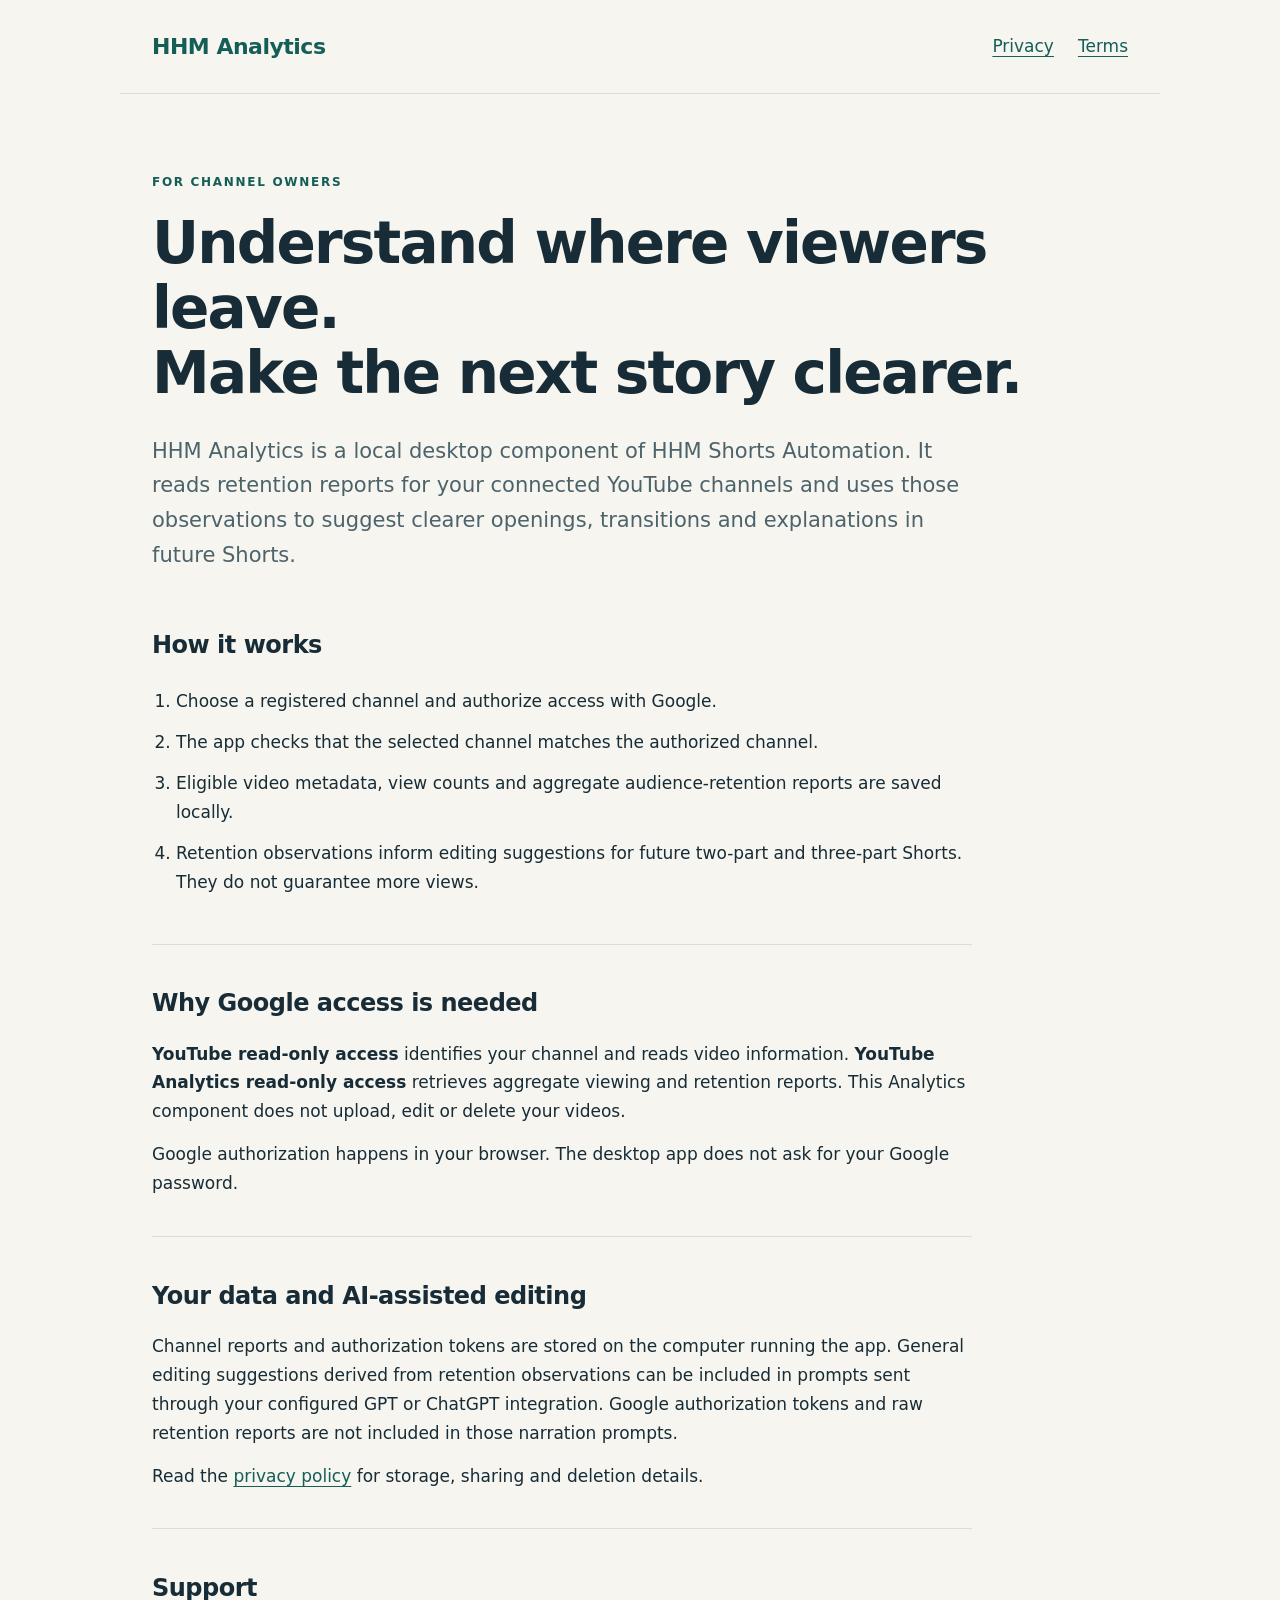
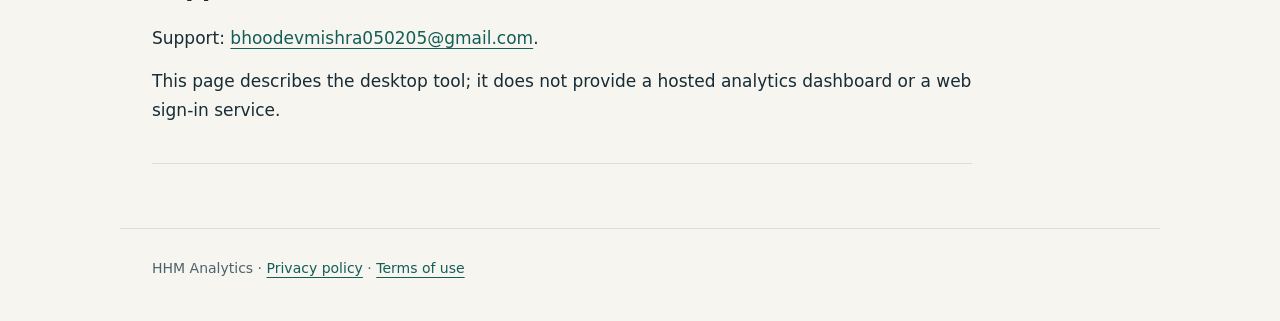
<file: index.html>
<!doctype html>
<html lang="en">
<head><meta charset="utf-8"><meta name="viewport" content="width=device-width,initial-scale=1"><title>HHM Analytics</title><meta name="description" content="A local desktop tool for understanding your own YouTube Shorts retention."><link rel="stylesheet" href="style.css"></head>
<body>
<header><a class="brand" href="index.html">HHM Analytics</a><nav aria-label="Main"><a href="privacy.html">Privacy</a><a href="terms.html">Terms</a></nav></header>
<main><p class="eyebrow">FOR CHANNEL OWNERS</p><h1>Understand where viewers leave.<br>Make the next story clearer.</h1><p class="lead">HHM Analytics is a local desktop component of HHM Shorts Automation. It reads retention reports for your connected YouTube channels and uses those observations to suggest clearer openings, transitions and explanations in future Shorts.</p>
<section><h2>How it works</h2><ol><li>Choose a registered channel and authorize access with Google.</li><li>The app checks that the selected channel matches the authorized channel.</li><li>Eligible video metadata, view counts and aggregate audience-retention reports are saved locally.</li><li>Retention observations inform editing suggestions for future two-part and three-part Shorts. They do not guarantee more views.</li></ol></section>
<section><h2>Why Google access is needed</h2><p><strong>YouTube read-only access</strong> identifies your channel and reads video information. <strong>YouTube Analytics read-only access</strong> retrieves aggregate viewing and retention reports. This Analytics component does not upload, edit or delete your videos.</p><p>Google authorization happens in your browser. The desktop app does not ask for your Google password.</p></section>
<section><h2>Your data and AI-assisted editing</h2><p>Channel reports and authorization tokens are stored on the computer running the app. General editing suggestions derived from retention observations can be included in prompts sent through your configured GPT or ChatGPT integration. Google authorization tokens and raw retention reports are not included in those narration prompts.</p><p>Read the <a href="privacy.html">privacy policy</a> for storage, sharing and deletion details.</p></section>
<section><h2>Support</h2><p class="contact">Support: <a href="mailto:bhoodevmishra050205@gmail.com">bhoodevmishra050205@gmail.com</a>.</p><p>This page describes the desktop tool; it does not provide a hosted analytics dashboard or a web sign-in service.</p></section></main>
<footer>HHM Analytics · <a href="privacy.html">Privacy policy</a> · <a href="terms.html">Terms of use</a></footer></body></html>
</file>
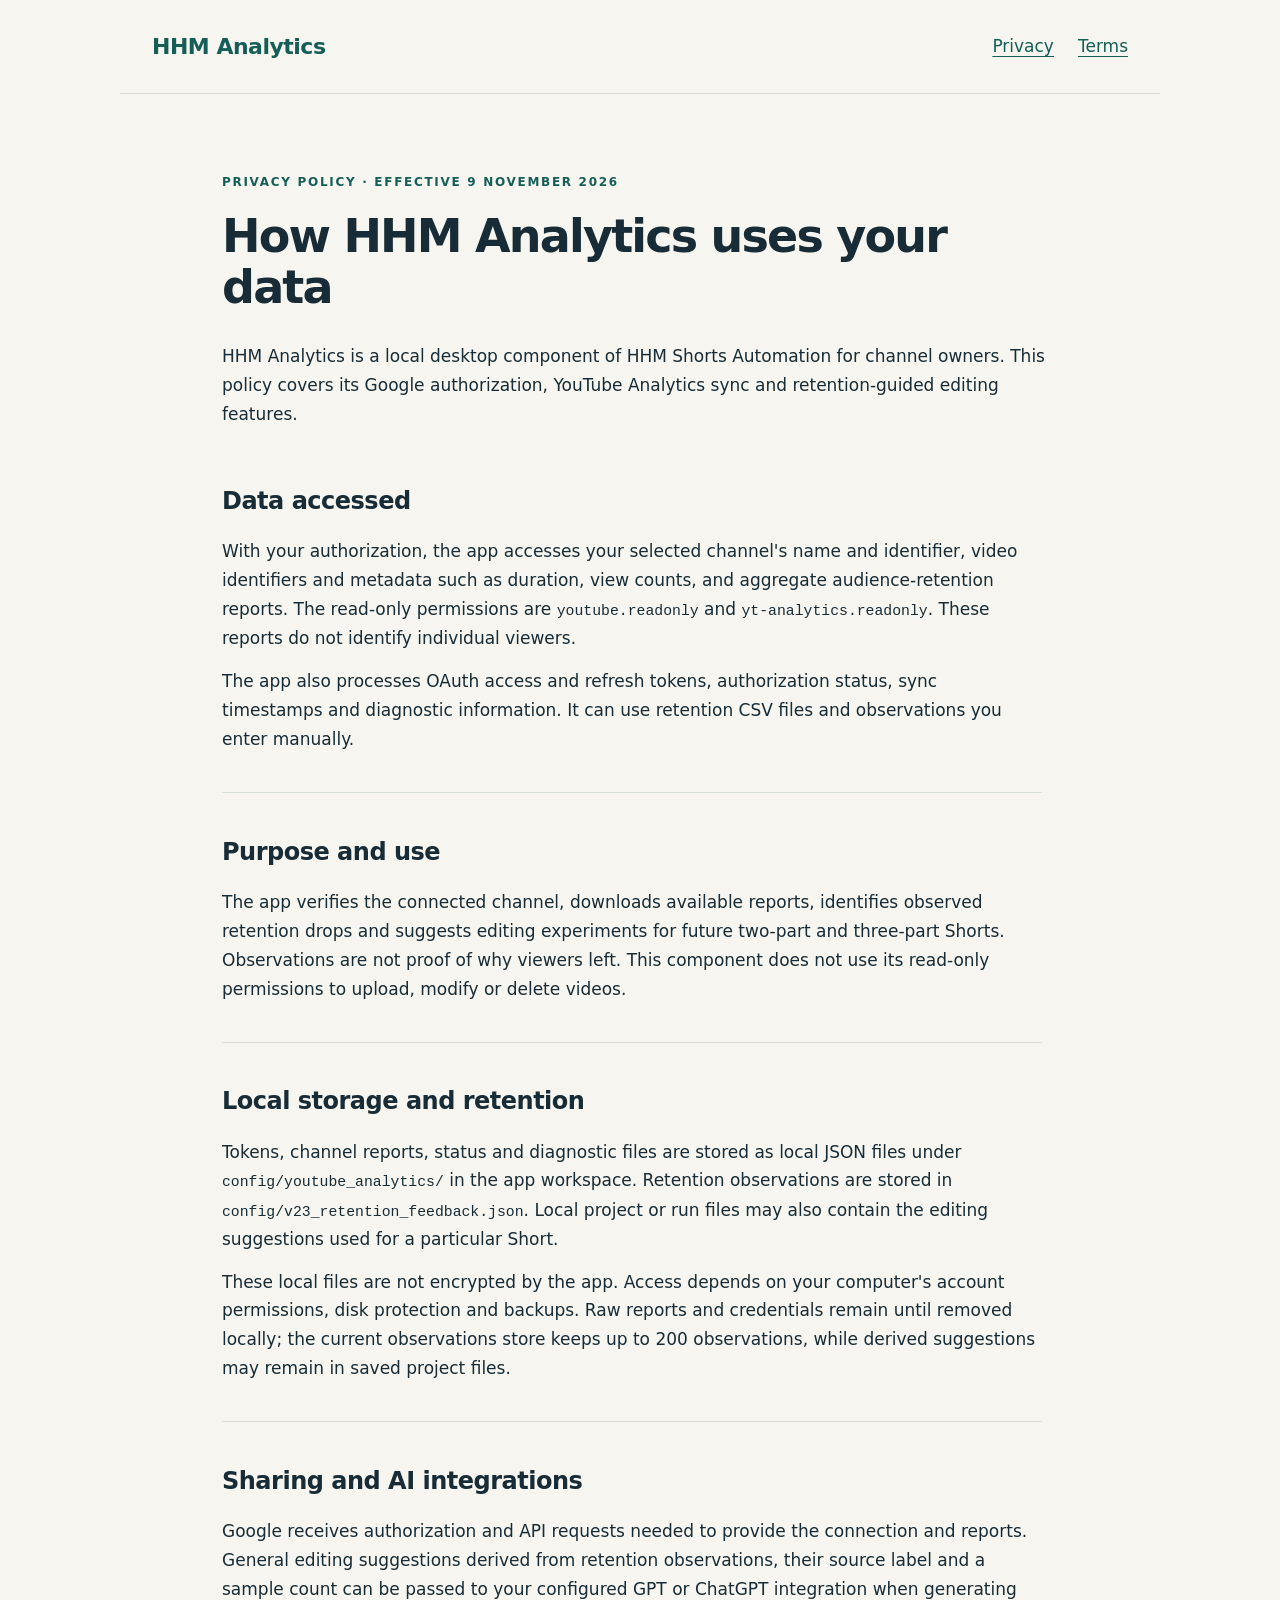
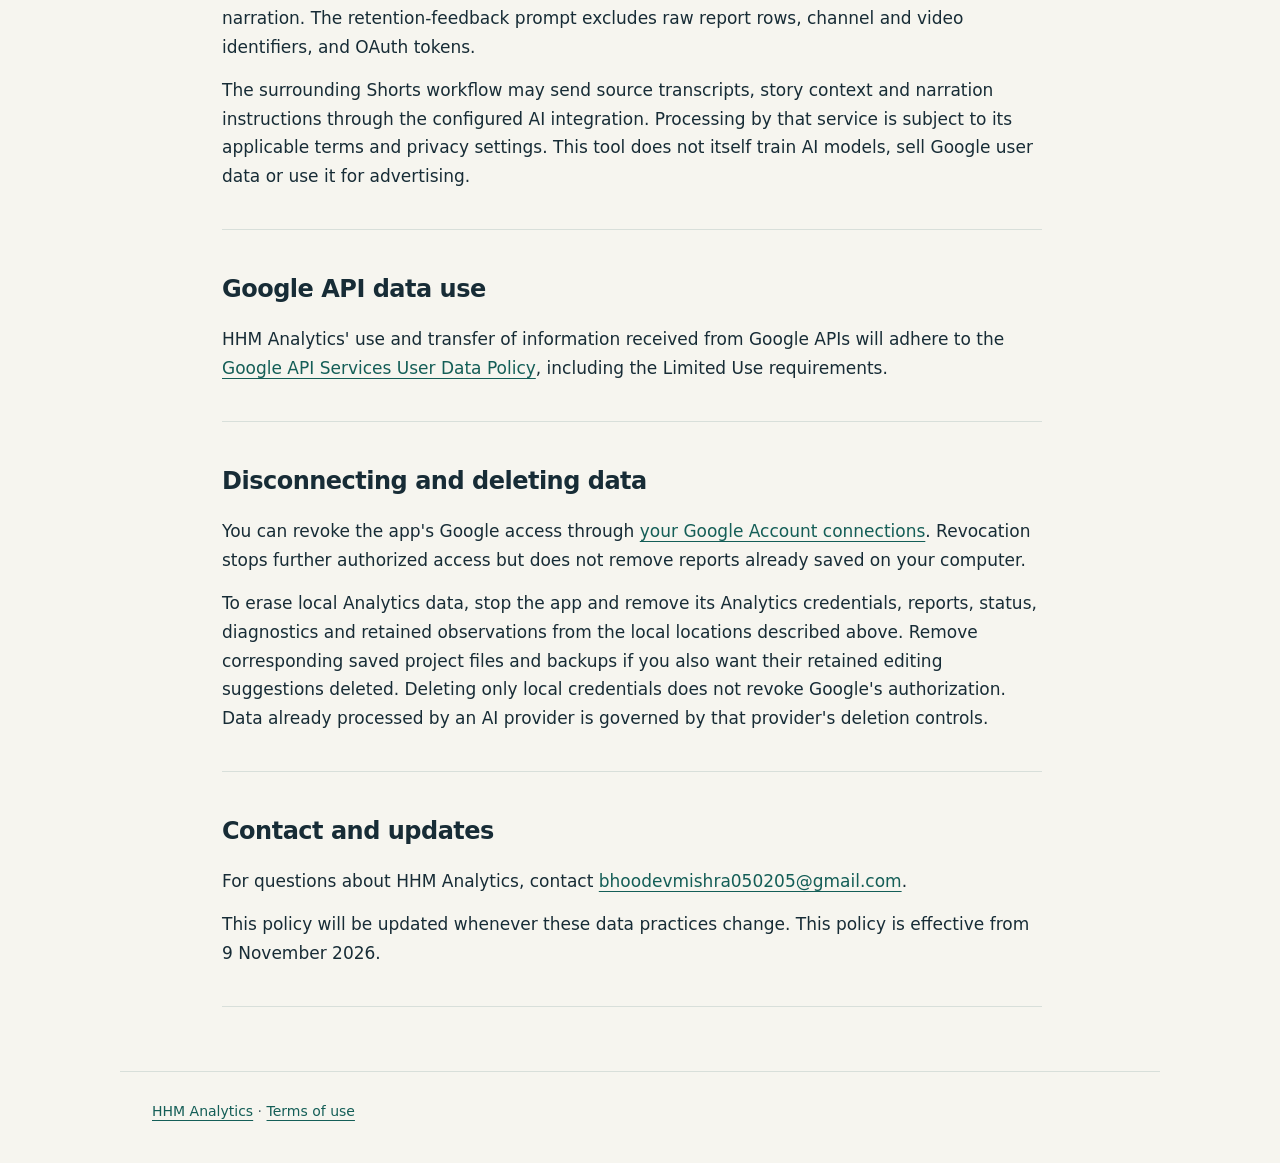
<file: privacy.html>
<!doctype html>
<html lang="en">
<head><meta charset="utf-8"><meta name="viewport" content="width=device-width,initial-scale=1"><title>Privacy policy · HHM Analytics</title><link rel="stylesheet" href="style.css"></head>
<body>
<header><a class="brand" href="index.html">HHM Analytics</a><nav aria-label="Main"><a href="privacy.html" aria-current="page">Privacy</a><a href="terms.html">Terms</a></nav></header>
<main class="document"><p class="eyebrow">PRIVACY POLICY · EFFECTIVE 9 NOVEMBER 2026</p><h1>How HHM Analytics uses your data</h1><p>HHM Analytics is a local desktop component of HHM Shorts Automation for channel owners. This policy covers its Google authorization, YouTube Analytics sync and retention-guided editing features.</p>
<section><h2>Data accessed</h2><p>With your authorization, the app accesses your selected channel's name and identifier, video identifiers and metadata such as duration, view counts, and aggregate audience-retention reports. The read-only permissions are <code>youtube.readonly</code> and <code>yt-analytics.readonly</code>. These reports do not identify individual viewers.</p><p>The app also processes OAuth access and refresh tokens, authorization status, sync timestamps and diagnostic information. It can use retention CSV files and observations you enter manually.</p></section>
<section><h2>Purpose and use</h2><p>The app verifies the connected channel, downloads available reports, identifies observed retention drops and suggests editing experiments for future two-part and three-part Shorts. Observations are not proof of why viewers left. This component does not use its read-only permissions to upload, modify or delete videos.</p></section>
<section><h2>Local storage and retention</h2><p>Tokens, channel reports, status and diagnostic files are stored as local JSON files under <code>config/youtube_analytics/</code> in the app workspace. Retention observations are stored in <code>config/v23_retention_feedback.json</code>. Local project or run files may also contain the editing suggestions used for a particular Short.</p><p>These local files are not encrypted by the app. Access depends on your computer's account permissions, disk protection and backups. Raw reports and credentials remain until removed locally; the current observations store keeps up to 200 observations, while derived suggestions may remain in saved project files.</p></section>
<section><h2>Sharing and AI integrations</h2><p>Google receives authorization and API requests needed to provide the connection and reports. General editing suggestions derived from retention observations, their source label and a sample count can be passed to your configured GPT or ChatGPT integration when generating narration. The retention-feedback prompt excludes raw report rows, channel and video identifiers, and OAuth tokens.</p><p>The surrounding Shorts workflow may send source transcripts, story context and narration instructions through the configured AI integration. Processing by that service is subject to its applicable terms and privacy settings. This tool does not itself train AI models, sell Google user data or use it for advertising.</p></section>
<section><h2>Google API data use</h2><p>HHM Analytics' use and transfer of information received from Google APIs will adhere to the <a href="https://developers.google.com/terms/api-services-user-data-policy">Google API Services User Data Policy</a>, including the Limited Use requirements.</p></section>
<section><h2>Disconnecting and deleting data</h2><p>You can revoke the app's Google access through <a href="https://myaccount.google.com/connections">your Google Account connections</a>. Revocation stops further authorized access but does not remove reports already saved on your computer.</p><p>To erase local Analytics data, stop the app and remove its Analytics credentials, reports, status, diagnostics and retained observations from the local locations described above. Remove corresponding saved project files and backups if you also want their retained editing suggestions deleted. Deleting only local credentials does not revoke Google's authorization. Data already processed by an AI provider is governed by that provider's deletion controls.</p></section>
<section><h2>Contact and updates</h2><p class="contact">For questions about HHM Analytics, contact <a href="mailto:bhoodevmishra050205@gmail.com">bhoodevmishra050205@gmail.com</a>.</p><p>This policy will be updated whenever these data practices change. This policy is effective from 9 November 2026.</p></section></main>
<footer><a href="index.html">HHM Analytics</a> · <a href="terms.html">Terms of use</a></footer></body></html>
</file>
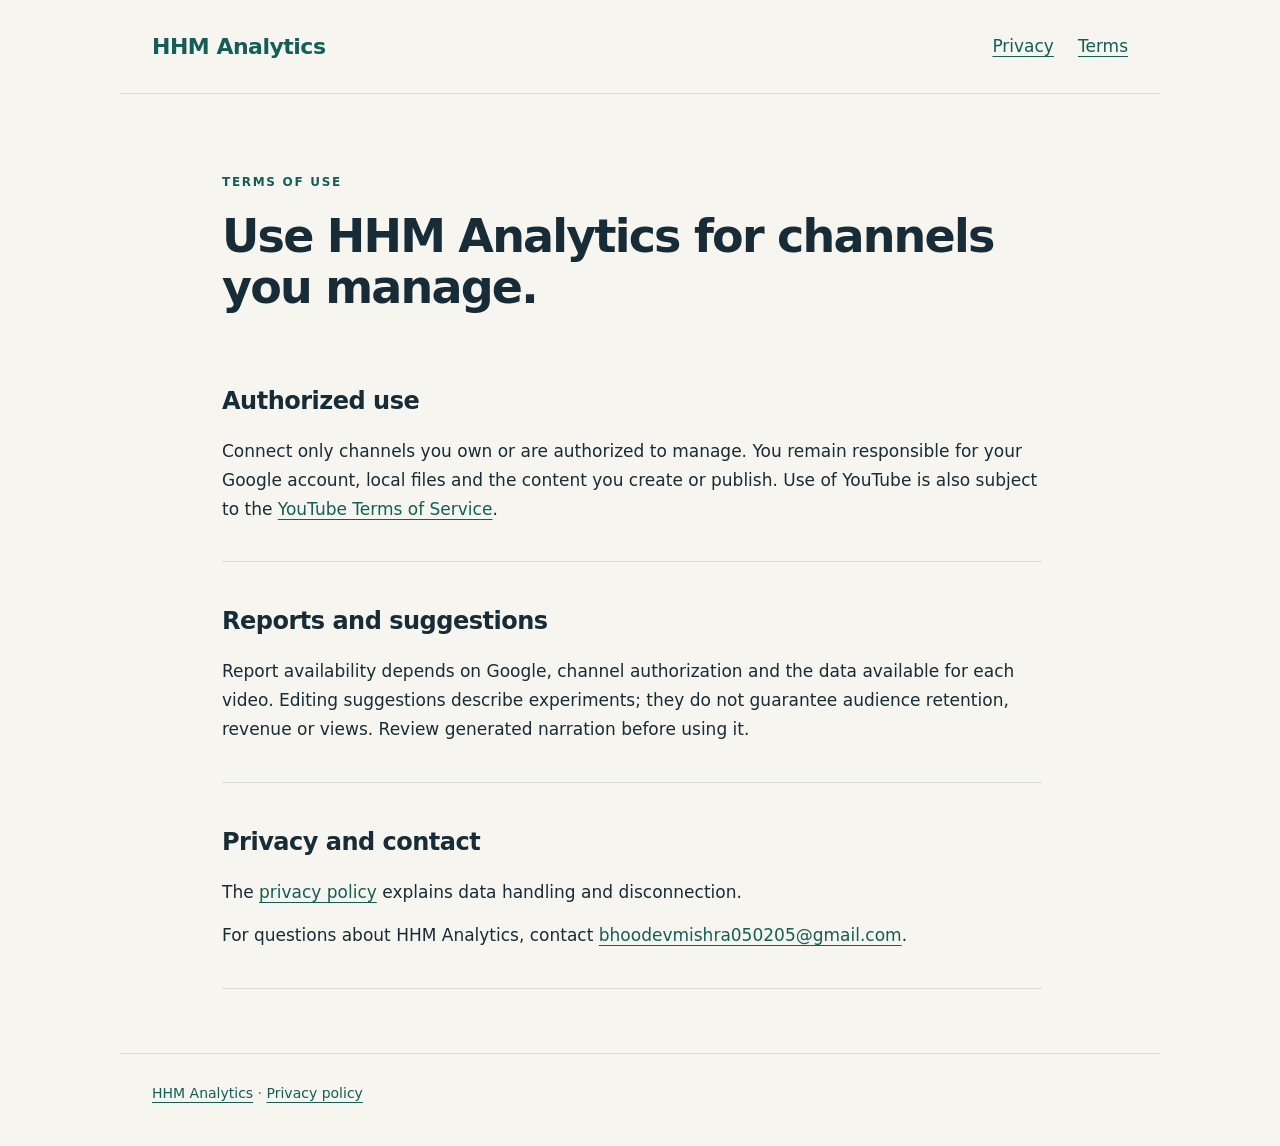
<file: terms.html>
<!doctype html>
<html lang="en">
<head><meta charset="utf-8"><meta name="viewport" content="width=device-width,initial-scale=1"><title>Terms of use · HHM Analytics</title><link rel="stylesheet" href="style.css"></head>
<body><header><a class="brand" href="index.html">HHM Analytics</a><nav aria-label="Main"><a href="privacy.html">Privacy</a><a href="terms.html" aria-current="page">Terms</a></nav></header>
<main class="document"><p class="eyebrow">TERMS OF USE</p><h1>Use HHM Analytics for channels you manage.</h1><section><h2>Authorized use</h2><p>Connect only channels you own or are authorized to manage. You remain responsible for your Google account, local files and the content you create or publish. Use of YouTube is also subject to the <a href="https://www.youtube.com/t/terms">YouTube Terms of Service</a>.</p></section><section><h2>Reports and suggestions</h2><p>Report availability depends on Google, channel authorization and the data available for each video. Editing suggestions describe experiments; they do not guarantee audience retention, revenue or views. Review generated narration before using it.</p></section><section><h2>Privacy and contact</h2><p>The <a href="privacy.html">privacy policy</a> explains data handling and disconnection.</p><p class="contact">For questions about HHM Analytics, contact <a href="mailto:bhoodevmishra050205@gmail.com">bhoodevmishra050205@gmail.com</a>.</p></section></main><footer><a href="index.html">HHM Analytics</a> · <a href="privacy.html">Privacy policy</a></footer></body></html>
</file>
<file: style.css>
:root{color-scheme:light;--ink:#172c36;--muted:#4d636b;--accent:#145e57;--paper:#f6f5ef;--line:#d8dfda}*{box-sizing:border-box}body{margin:0;background:var(--paper);color:var(--ink);font:17px/1.7 system-ui,-apple-system,"Segoe UI",sans-serif}a{color:var(--accent);text-underline-offset:4px}a:focus-visible{outline:3px solid #c47724;outline-offset:5px}.draft{padding:10px 24px;background:#ffedca;color:#654411;text-align:center;font-size:13px}header,main,footer{max-width:1040px;margin:auto;padding:28px 32px}header{display:flex;gap:24px;justify-content:space-between;align-items:center;border-bottom:1px solid var(--line)}.brand{text-decoration:none;font-weight:750;letter-spacing:-.5px;font-size:22px}nav{display:flex;gap:24px}main{padding-top:64px;padding-bottom:64px}h1{font-size:clamp(32px,5.5vw,58px);line-height:1.12;letter-spacing:-1.8px;max-width:900px;margin:18px 0 28px}h2{font-size:24px;line-height:1.3;letter-spacing:-.5px}p{margin:14px 0}.lead{font-size:21px;line-height:1.65;max-width:820px;color:var(--muted)}.eyebrow{font-size:12px;letter-spacing:1.7px;font-weight:750;color:var(--accent)}section{padding:24px 0;border-bottom:1px solid var(--line);max-width:820px}li{padding:6px 0}ol{padding-left:24px}.pending{padding:14px 18px;border-left:3px solid #bd842b;background:#fff1d9}.document{max-width:900px}.document h1{font-size:clamp(32px,4vw,46px)}code{font-size:.87em;overflow-wrap:anywhere}footer{font-size:14px;border-top:1px solid var(--line);color:var(--muted);padding-bottom:40px}@media(max-width:540px){header,main,footer{padding-left:22px;padding-right:22px}header{align-items:flex-start;flex-direction:column;gap:10px}main{padding-top:40px}h1{letter-spacing:-1px}.lead{font-size:19px}}
</file>
